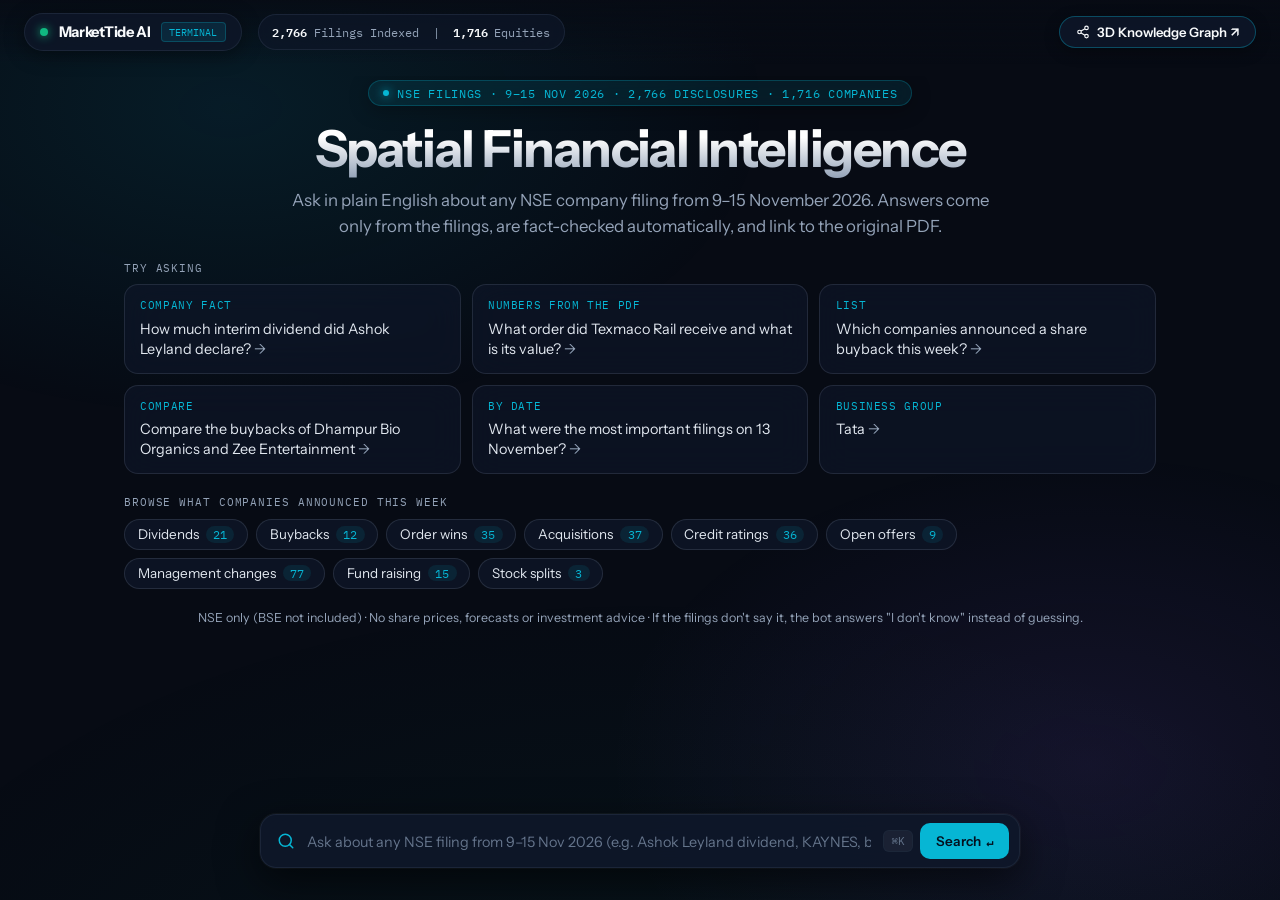
<file: chatbot/spatial_ui/index.html>
<!DOCTYPE html>
<html lang="en">
<head>
  <meta charset="utf-8">
  <meta name="viewport" content="width=device-width, initial-scale=1, viewport-fit=cover">
  <title>MarketTide AI — Executive Financial Terminal &amp; Regulatory RAG</title>
  <link rel="preconnect" href="https://fonts.googleapis.com">
  <link rel="preconnect" href="https://fonts.gstatic.com" crossorigin>
  <link href="https://fonts.googleapis.com/css2?family=IBM+Plex+Mono:wght@400;500;600&family=Instrument+Sans:wght@400;500;600;700&display=swap" rel="stylesheet">
  <script src="filings_data.js?v=2.2.0"></script>
  <script src="market-tide-bus.js"></script>
  <script>
    /* Streamlit bridge (custom component protocol, no build step).
       The page sends each search to the Streamlit Python backend (RAG + fact check) and receives the verified
       answer back. Opened outside Streamlit, the page falls back to its original in-browser search. */
    window.StreamlitBridge = (function () {
      const inStreamlit = window.parent !== window;
      let pending = null;
      let onResponse = null;
      const send = (type, data) => window.parent.postMessage(Object.assign({ isStreamlitMessage: true, type }, data), "*");
      const fitHeight = () => {
        let h = 900;
        try { h = window.parent.innerHeight; } catch (e) { /* cross-origin: keep default */ }
        send("streamlit:setFrameHeight", { height: h });
      };
      window.addEventListener("message", (event) => {
        const msg = event.data;
        if (!msg || msg.type !== "streamlit:render") return;
        const res = (msg.args || {}).response;
        if (res && pending && res.nonce === pending && onResponse) {
          pending = null;
          onResponse(res.data);
        }
      });
      if (inStreamlit) {
        send("streamlit:componentReady", { apiVersion: 1 });
        fitHeight();
        window.addEventListener("resize", fitHeight);
        try { window.parent.addEventListener("resize", fitHeight); } catch (e) { /* ignore */ }
      }
      return {
        active: inStreamlit,
        ask(query, callback) {
          pending = Date.now() + "-" + Math.random().toString(36).slice(2, 8);
          onResponse = callback;
          send("streamlit:setComponentValue", { value: { query, nonce: pending }, dataType: "json" });
        },
      };
    })();
  </script>
  <style>
    :root {
      --bg: #070b14;
      --surface: rgba(15, 23, 42, 0.75);
      --surface-elevated: rgba(15, 23, 42, 0.92);
      --border: rgba(30, 41, 59, 0.85);
      --border-focus: rgba(6, 182, 212, 0.55);
      --ink: #f8fafc;
      --muted: #94a3b8;
      --dim: #64748b;
      --cyan: #06b6d4;
      --cyan-glow: rgba(6, 182, 212, 0.25);
      --green: #10b981;
      --red: #ef4444;
      --amber: #f59e0b;
      --font-sans: 'Instrument Sans', -apple-system, BlinkMacSystemFont, sans-serif;
      --font-mono: 'IBM Plex Mono', monospace;
    }

    * {
      box-sizing: border-box;
      margin: 0;
      padding: 0;
    }

    html, body {
      width: 100%;
      height: 100%;
      overflow: hidden;
      background: var(--bg);
      color: var(--ink);
      font-family: var(--font-sans);
      -webkit-font-smoothing: antialiased;
    }

    /* Full-Bleed Centered Three.js 3D Ambient Scene */
    #canvas-container {
      position: fixed;
      inset: 0;
      width: 100vw;
      height: 100vh;
      z-index: 0;
      transition: opacity 0.65s cubic-bezier(0.16, 1, 0.3, 1),
                  filter 0.65s cubic-bezier(0.16, 1, 0.3, 1),
                  transform 0.65s cubic-bezier(0.16, 1, 0.3, 1);
      transform-origin: center center;
    }

    /* Dynamic Background Dimming Transition */
    #canvas-container.canvas-dimmed {
      opacity: 0.18;
      filter: blur(8px) brightness(0.45);
      transform: scale(0.96);
      pointer-events: none;
    }

    /* Top Executive Navigation Bar */
    .top-navbar {
      position: fixed;
      top: 0;
      left: 0;
      right: 0;
      height: 4rem;
      padding: 0 1.5rem;
      display: flex;
      justify-content: space-between;
      align-items: center;
      z-index: 40;
      background: linear-gradient(180deg, rgba(7, 11, 20, 0.85) 0%, rgba(7, 11, 20, 0) 100%);
      pointer-events: none;
    }
    .nav-brand-wrap, .nav-actions-wrap {
      pointer-events: auto;
      display: flex;
      align-items: center;
      gap: 1rem;
    }
    .brand-badge {
      display: flex;
      align-items: center;
      gap: 0.65rem;
      background: var(--surface);
      backdrop-filter: blur(24px);
      -webkit-backdrop-filter: blur(24px);
      border: 1px solid var(--border);
      padding: 0.45rem 0.95rem;
      border-radius: 9999px;
      box-shadow: 0 4px 20px rgba(0, 0, 0, 0.4);
    }
    .brand-dot {
      width: 8px;
      height: 8px;
      border-radius: 50%;
      background: var(--green);
      box-shadow: 0 0 10px var(--green);
      animation: pulseDot 2s infinite ease-in-out;
    }
    @keyframes pulseDot {
      0%, 100% { transform: scale(1); opacity: 1; }
      50% { transform: scale(1.3); opacity: 0.7; }
    }
    .brand-name {
      font-weight: 700;
      font-size: 0.92rem;
      letter-spacing: -0.02em;
    }
    .terminal-tag {
      font-family: var(--font-mono);
      font-size: 0.65rem;
      color: var(--cyan);
      background: rgba(6, 182, 212, 0.12);
      border: 1px solid rgba(6, 182, 212, 0.25);
      padding: 0.15rem 0.45rem;
      border-radius: 4px;
      text-transform: uppercase;
    }

    /* Live Filing Counter Badge */
    .counter-badge {
      font-family: var(--font-mono);
      font-size: 0.74rem;
      color: var(--muted);
      background: rgba(15, 23, 42, 0.65);
      backdrop-filter: blur(24px);
      -webkit-backdrop-filter: blur(24px);
      border: 1px solid var(--border);
      padding: 0.45rem 0.85rem;
      border-radius: 9999px;
      display: flex;
      align-items: center;
      gap: 0.4rem;
    }
    .counter-val {
      color: var(--ink);
      font-weight: 600;
    }

    /* Navigation Link to Dedicated 3D Knowledge Graph */
    .nav-kg-link {
      color: var(--ink);
      text-decoration: none;
      font-size: 0.82rem;
      font-weight: 600;
      background: rgba(15, 23, 42, 0.85);
      backdrop-filter: blur(24px);
      -webkit-backdrop-filter: blur(24px);
      border: 1px solid rgba(6, 182, 212, 0.35);
      padding: 0.45rem 1rem;
      border-radius: 9999px;
      display: inline-flex;
      align-items: center;
      gap: 0.45rem;
      transition: all 0.2s ease;
      box-shadow: 0 4px 15px rgba(0, 0, 0, 0.3);
    }
    .nav-kg-link:hover {
      background: rgba(6, 182, 212, 0.15);
      border-color: var(--cyan);
      box-shadow: 0 0 20px var(--cyan-glow);
      color: #fff;
      transform: translateY(-1px);
    }

    /* Centered Ambient Canvas Overlay Guide (Hero Label) */
    .hero-hud {
      position: fixed;
      top: 25%;
      left: 50%;
      transform: translate(-50%, -50%);
      text-align: center;
      pointer-events: none;
      z-index: 10;
      transition: opacity 0.5s ease, transform 0.5s ease;
      width: min(840px, 92vw);
    }
    .hero-hud.hidden {
      opacity: 0;
      transform: translate(-50%, -55%);
      pointer-events: none;
    }
    .hero-pill-tag {
      display: inline-flex;
      align-items: center;
      gap: 0.55rem;
      font-family: var(--font-mono);
      font-size: 0.72rem;
      color: var(--cyan);
      background: rgba(6, 182, 212, 0.1);
      border: 1px solid rgba(6, 182, 212, 0.25);
      padding: 0.28rem 0.85rem;
      border-radius: 9999px;
      margin-bottom: 0.85rem;
      backdrop-filter: blur(12px);
      text-transform: uppercase;
      letter-spacing: 0.06em;
      box-shadow: 0 4px 20px rgba(0, 0, 0, 0.3);
    }
    .hero-pulse-dot {
      width: 6px;
      height: 6px;
      border-radius: 50%;
      background: var(--cyan);
      box-shadow: 0 0 10px var(--cyan);
      animation: pulseDot 2s infinite ease-in-out;
    }
    @keyframes pulseDot {
      0%, 100% { opacity: 1; transform: scale(1); }
      50% { opacity: 0.4; transform: scale(1.4); }
    }
    .hero-title {
      font-size: clamp(2.1rem, 4.2vw, 3.2rem);
      font-weight: 700;
      letter-spacing: -0.03em;
      line-height: 1.15;
      background: linear-gradient(180deg, #ffffff 30%, #94a3b8 100%);
      -webkit-background-clip: text;
      -webkit-text-fill-color: transparent;
      margin-bottom: 0.75rem;
    }
    .hero-sub {
      font-size: clamp(0.88rem, 1.4vw, 1.05rem);
      color: var(--muted);
      max-width: 620px;
      margin: 0 auto;
      line-height: 1.55;
    }

    /* Ambient background (the 3D chart was removed; keep the same dark, softly lit look) */
    #canvas-container {
      background:
        radial-gradient(900px 520px at 18% 12%, rgba(6, 182, 212, 0.10), transparent 60%),
        radial-gradient(800px 520px at 85% 85%, rgba(139, 92, 246, 0.10), transparent 60%),
        radial-gradient(1200px 700px at 50% 120%, rgba(16, 185, 129, 0.06), transparent 70%);
    }

    /* HOME: search-first panel (example questions + browse chips) */
    .hero-hud.home-panel {
      top: 4.75rem;
      bottom: 8.25rem;
      transform: translateX(-50%);
      width: min(1040px, calc(100vw - 2.5rem));
      overflow-y: auto;
      pointer-events: auto;
      padding: 0.25rem 0.25rem 0.75rem;
      scrollbar-width: thin;
    }
    .hero-hud.home-panel.hidden {
      opacity: 0;
      transform: translate(-50%, -12px);
      pointer-events: none;
    }
    .home-panel .hero-title { margin-bottom: 0.55rem; }
    .home-panel .hero-sub { max-width: 720px; }
    .home-section-label {
      font-family: var(--font-mono);
      font-size: 0.7rem;
      letter-spacing: 0.08em;
      text-transform: uppercase;
      color: var(--muted);
      text-align: left;
      margin: 1.35rem 0 0.6rem;
    }
    .home-cards {
      display: grid;
      grid-template-columns: repeat(auto-fit, minmax(290px, 1fr));
      gap: 0.7rem;
    }
    .home-card {
      text-align: left;
      background: rgba(15, 23, 42, 0.62);
      border: 1px solid rgba(148, 163, 184, 0.16);
      border-radius: 14px;
      padding: 0.8rem 0.95rem 0.85rem;
      color: #e2e8f0;
      font-family: var(--font-sans);
      font-size: 0.9rem;
      line-height: 1.4;
      cursor: pointer;
      backdrop-filter: blur(16px);
      -webkit-backdrop-filter: blur(16px);
      transition: border-color 0.2s ease, transform 0.2s ease, background 0.2s ease;
      display: flex;
      flex-direction: column;
      gap: 0.35rem;
    }
    .home-card:hover, .home-card:focus-visible {
      border-color: rgba(6, 182, 212, 0.55);
      background: rgba(15, 23, 42, 0.82);
      transform: translateY(-2px);
      outline: none;
    }
    .home-card-tag {
      font-family: var(--font-mono);
      font-size: 0.66rem;
      letter-spacing: 0.06em;
      text-transform: uppercase;
      color: var(--cyan);
    }
    .home-card-q::after { content: "  →"; color: var(--muted); }
    .home-chips {
      display: flex;
      flex-wrap: wrap;
      gap: 0.5rem;
    }
    .home-chip {
      display: inline-flex;
      align-items: center;
      gap: 0.45rem;
      background: rgba(15, 23, 42, 0.7);
      border: 1px solid rgba(148, 163, 184, 0.18);
      border-radius: 9999px;
      padding: 0.38rem 0.8rem;
      color: #e2e8f0;
      font-family: var(--font-sans);
      font-size: 0.84rem;
      cursor: pointer;
      transition: border-color 0.2s ease, background 0.2s ease;
    }
    .home-chip:hover, .home-chip:focus-visible {
      border-color: rgba(6, 182, 212, 0.55);
      background: rgba(6, 182, 212, 0.08);
      outline: none;
    }
    .home-chip-count {
      font-family: var(--font-mono);
      font-size: 0.72rem;
      color: var(--cyan);
      background: rgba(6, 182, 212, 0.1);
      border-radius: 9999px;
      padding: 0.05rem 0.45rem;
    }
    .home-note {
      margin-top: 1.25rem;
      font-size: 0.78rem;
      color: var(--muted);
      text-align: center;
      line-height: 1.5;
    }
    @media (max-width: 640px) {
      .hero-hud.home-panel { top: 4.25rem; bottom: 7.5rem; }
      .home-cards { grid-template-columns: 1fr; }
      /* Phones: keep the logo, Knowledge Graph link and Search button on screen */
      .top-navbar { padding: 0 1rem; }
      .counter-badge, .dock-actions .kbd-shortcut { display: none; }
      .brand-badge { padding: 0.4rem 0.7rem; gap: 0.5rem; }
      .nav-kg-link { font-size: 0.75rem; padding: 0.4rem 0.65rem; }
      .bottom-search-dock { width: calc(100vw - 2rem); bottom: 1.25rem; }
    }

    /* Floating Executive Search Dock Anchored at the BOTTOM */
    /* Interactive 3D Chart Timeframe & Ticker Chips */
    .dock-chips-bar {
      display: flex;
      justify-content: space-between;
      align-items: center;
      width: 100%;
      gap: 0.5rem;
      padding: 0 0.25rem;
    }
    .timeframe-group, .ticker-group {
      display: flex;
      gap: 0.35rem;
      align-items: center;
    }
    .tf-btn {
      background: rgba(15, 23, 42, 0.7);
      backdrop-filter: blur(16px);
      -webkit-backdrop-filter: blur(16px);
      border: 1px solid rgba(148, 163, 184, 0.18);
      color: var(--muted);
      font-family: var(--font-mono);
      font-size: 0.72rem;
      font-weight: 600;
      padding: 0.22rem 0.55rem;
      border-radius: 6px;
      cursor: pointer;
      transition: all 0.2s cubic-bezier(0.16, 1, 0.3, 1);
    }
    .tf-btn:hover {
      color: #fff;
      border-color: rgba(0, 208, 156, 0.45);
      background: rgba(15, 23, 42, 0.9);
      transform: translateY(-1px);
    }
    .tf-btn.active {
      background: rgba(0, 208, 156, 0.16);
      border-color: #00d09c;
      color: #00d09c;
      box-shadow: 0 0 12px rgba(0, 208, 156, 0.25);
    }
    .ticker-btn {
      background: rgba(15, 23, 42, 0.7);
      backdrop-filter: blur(16px);
      -webkit-backdrop-filter: blur(16px);
      border: 1px solid rgba(148, 163, 184, 0.18);
      color: var(--muted);
      font-family: var(--font-mono);
      font-size: 0.72rem;
      font-weight: 600;
      padding: 0.22rem 0.65rem;
      border-radius: 6px;
      cursor: pointer;
      transition: all 0.2s cubic-bezier(0.16, 1, 0.3, 1);
    }
    .ticker-btn:hover {
      color: #fff;
      border-color: rgba(6, 182, 212, 0.45);
      background: rgba(15, 23, 42, 0.9);
      transform: translateY(-1px);
    }
    .ticker-btn.active {
      background: rgba(6, 182, 212, 0.16);
      border-color: #06b6d4;
      color: #06b6d4;
      box-shadow: 0 0 12px rgba(6, 182, 212, 0.25);
    }

    .bottom-search-dock {
      position: fixed;
      bottom: 2rem;
      left: 50%;
      transform: translateX(-50%);
      width: min(760px, calc(100vw - 3rem));
      z-index: 50;
      display: flex;
      flex-direction: column;
      gap: 0.75rem;
    }

    .dock-glass-card {
      background: var(--surface-elevated);
      backdrop-filter: blur(20px);
      -webkit-backdrop-filter: blur(20px);
      border: 1px solid var(--border);
      border-radius: 16px;
      padding: 0.5rem 0.6rem 0.5rem 1rem;
      display: flex;
      align-items: center;
      gap: 0.75rem;
      box-shadow: 0 12px 40px rgba(0, 0, 0, 0.6), 0 0 0 1px rgba(255, 255, 255, 0.05);
      transition: border-color 0.2s, box-shadow 0.2s, transform 0.2s;
    }
    .dock-glass-card:focus-within {
      border-color: var(--border-focus);
      box-shadow: 0 16px 50px rgba(0, 0, 0, 0.75), 0 0 25px var(--cyan-glow);
      transform: translateY(-2px);
    }

    .dock-search-icon {
      color: var(--cyan);
      display: flex;
      align-items: center;
      flex-shrink: 0;
    }
    .dock-input {
      flex: 1;
      min-width: 0;
      background: transparent;
      border: none;
      outline: none;
      color: var(--ink);
      font-size: 0.98rem;
      font-family: var(--font-sans);
    }
    .dock-input::placeholder {
      color: var(--dim);
      font-size: 0.9rem;
    }

    .dock-actions {
      display: flex;
      align-items: center;
      gap: 0.4rem;
      flex-shrink: 0;
    }
    .kbd-shortcut {
      font-family: var(--font-mono);
      font-size: 0.68rem;
      color: var(--dim);
      background: rgba(255, 255, 255, 0.05);
      border: 1px solid var(--border);
      padding: 0.2rem 0.45rem;
      border-radius: 6px;
    }
    .dock-submit-btn {
      background: var(--cyan);
      border: none;
      color: #04101e;
      font-weight: 600;
      font-size: 0.84rem;
      padding: 0.5rem 1rem;
      border-radius: 10px;
      cursor: pointer;
      display: flex;
      align-items: center;
      gap: 0.35rem;
      transition: all 0.2s ease;
      font-family: var(--font-sans);
    }
    .dock-submit-btn:hover {
      background: #22d3ee;
      box-shadow: 0 0 15px rgba(6, 182, 212, 0.5);
    }

    /* Micro-interaction Pulse on Search Dock */
    @keyframes dockPulse {
      0% { transform: scale(1); box-shadow: 0 12px 40px rgba(0, 0, 0, 0.6); }
      50% { transform: scale(1.02); box-shadow: 0 16px 50px rgba(6, 182, 212, 0.4), 0 0 30px rgba(6, 182, 212, 0.5); }
      100% { transform: scale(1); box-shadow: 0 12px 40px rgba(0, 0, 0, 0.6); }
    }
    .dock-glass-card.search-pulse {
      animation: dockPulse 0.4s cubic-bezier(0.34, 1.35, 0.64, 1);
    }

    /* Foreground Search Results & Filing Dossiers Overlay (R1 Animated Search Expansion) */
    #search-results-overlay {
      position: fixed;
      inset: 0;
      top: 4.5rem;
      bottom: 6.5rem;
      width: min(1180px, calc(100vw - 3rem));
      margin: 0 auto;
      z-index: 30;
      display: flex;
      flex-direction: column;
      overflow: hidden;
      transform-origin: bottom center;
      transform: scale(0.92) translateY(50px);
      opacity: 0;
      visibility: hidden;
      pointer-events: none;
      background: rgba(10, 15, 29, 0.85);
      backdrop-filter: blur(28px) saturate(180%);
      -webkit-backdrop-filter: blur(28px) saturate(180%);
      border: 1px solid rgba(30, 41, 59, 0.8);
      border-radius: 18px;
      box-shadow: 0 30px 80px -20px rgba(0, 0, 0, 0.85), 0 0 45px rgba(6, 182, 212, 0.15);
      transition: transform 0.45s cubic-bezier(0.34, 1.35, 0.64, 1), opacity 0.35s cubic-bezier(0.16, 1, 0.3, 1), visibility 0.45s;
    }
    #search-results-overlay.active {
      transform: scale(1) translateY(0);
      opacity: 1;
      visibility: visible;
      pointer-events: auto;
    }

    .results-header-bar {
      display: flex;
      justify-content: space-between;
      align-items: center;
      padding: 0.75rem 0.5rem;
      margin-bottom: 0.5rem;
      flex-shrink: 0;
    }
    .results-query-echo {
      display: flex;
      align-items: center;
      gap: 0.6rem;
      font-size: 0.88rem;
      color: var(--muted);
    }
    .results-count-pill {
      font-family: var(--font-mono);
      font-size: 0.72rem;
      color: var(--cyan);
      background: rgba(6, 182, 212, 0.12);
      border: 1px solid rgba(6, 182, 212, 0.25);
      padding: 0.2rem 0.55rem;
      border-radius: 9999px;
    }

    .close-results-btn {
      background: rgba(15, 23, 42, 0.8);
      backdrop-filter: blur(20px);
      -webkit-backdrop-filter: blur(20px);
      border: 1px solid var(--border);
      color: var(--muted);
      padding: 0.4rem 0.85rem;
      border-radius: 9999px;
      font-size: 0.78rem;
      cursor: pointer;
      display: inline-flex;
      align-items: center;
      gap: 0.4rem;
      transition: all 0.2s ease;
      font-family: var(--font-sans);
    }
    .close-results-btn:hover {
      background: rgba(239, 68, 68, 0.15);
      border-color: rgba(239, 68, 68, 0.4);
      color: #fff;
    }

    /* Scrollable Results Container */
    .results-scroll-container {
      flex: 1;
      overflow-y: auto;
      padding-right: 0.5rem;
      display: flex;
      flex-direction: column;
      gap: 1.25rem;
    }
    /* Scroll fix: flex children used to shrink to fit (and clip), so the panel never had anything to scroll. */
    .results-scroll-container > * {
      flex-shrink: 0;
    }
    .results-scroll-container::-webkit-scrollbar {
      width: 6px;
    }
    .results-scroll-container::-webkit-scrollbar-thumb {
      background: rgba(255, 255, 255, 0.15);
      border-radius: 9999px;
    }

    /* AI Executive Synthesis Card */
    .synthesis-card {
      background: rgba(15, 23, 42, 0.88);
      backdrop-filter: blur(20px);
      -webkit-backdrop-filter: blur(20px);
      border: 1px solid rgba(6, 182, 212, 0.35);
      border-radius: 14px;
      padding: 1.25rem 1.5rem;
      box-shadow: 0 10px 35px rgba(0, 0, 0, 0.5);
      display: flex;
      flex-direction: column;
      gap: 0.85rem;
    }
    .synthesis-top {
      display: flex;
      justify-content: space-between;
      align-items: center;
    }
    .synthesis-badge {
      display: inline-flex;
      align-items: center;
      gap: 0.4rem;
      font-family: var(--font-mono);
      font-size: 0.7rem;
      font-weight: 600;
      color: var(--green);
      background: rgba(16, 185, 129, 0.12);
      border: 1px solid rgba(16, 185, 129, 0.25);
      padding: 0.25rem 0.6rem;
      border-radius: 4px;
    }
    .synthesis-title {
      font-size: 1.15rem;
      font-weight: 700;
      letter-spacing: -0.02em;
      color: #fff;
    }
    .synthesis-summary {
      font-size: 0.88rem;
      line-height: 1.55;
      color: #cbd5e1;
      white-space: pre-line;   /* keep the verified answer's line breaks / bullets */
    }
    .synthesis-metrics {
      display: flex;
      gap: 0.75rem;
      flex-wrap: wrap;
    }
    .synthesis-metric-pill {
      font-family: var(--font-mono);
      font-size: 0.72rem;
      color: var(--muted);
      background: rgba(255, 255, 255, 0.04);
      border: 1px solid var(--border);
      padding: 0.3rem 0.65rem;
      border-radius: 6px;
    }

    /* Executive Financial Filings Layout (R2) */
    .dossiers-heading {
      font-size: 0.88rem;
      font-weight: 600;
      color: var(--muted);
      text-transform: uppercase;
      letter-spacing: 0.05em;
      display: flex;
      align-items: center;
      gap: 0.5rem;
      margin-top: 0.25rem;
    }
    .filings-table-container {
      background: rgba(15, 23, 42, 0.7);
      backdrop-filter: blur(24px);
      -webkit-backdrop-filter: blur(24px);
      border: 1px solid rgba(30, 41, 59, 0.8);
      border-radius: 14px;
      overflow: hidden;
      box-shadow: 0 10px 30px rgba(0, 0, 0, 0.4);
    }
    .filings-table {
      width: 100%;
      border-collapse: collapse;
      text-align: left;
      font-size: 0.85rem;
    }
    .filings-table thead {
      background: rgba(10, 15, 29, 0.85);
      border-bottom: 1px solid rgba(30, 41, 59, 0.9);
      position: sticky;
      top: 0;
      z-index: 10;
    }
    .filings-table th {
      padding: 0.85rem 1rem;
      font-family: var(--font-mono);
      font-size: 0.72rem;
      font-weight: 600;
      color: var(--muted);
      text-transform: uppercase;
      letter-spacing: 0.06em;
    }
    .filings-table tbody tr.filing-row {
      border-bottom: 1px solid rgba(30, 41, 59, 0.6);
      transition: background 0.18s ease;
      cursor: pointer;
    }
    .filings-table tbody tr.filing-row:hover {
      background: rgba(6, 182, 212, 0.07);
    }
    .filings-table tbody tr.filing-row.expanded {
      background: rgba(6, 182, 212, 0.1);
      border-bottom-color: transparent;
    }
    .filings-table td {
      padding: 0.75rem 1rem;
      vertical-align: middle;
    }
    .col-date {
      width: 13%;
      font-family: var(--font-mono);
      font-size: 0.76rem;
      color: var(--dim);
      white-space: nowrap;
    }
    .col-ticker {
      width: 10%;
    }
    .ticker-badge {
      font-family: var(--font-mono);
      font-weight: 600;
      font-size: 0.78rem;
      color: var(--cyan);
      background: rgba(6, 182, 212, 0.12);
      border: 1px solid rgba(6, 182, 212, 0.3);
      padding: 0.2rem 0.5rem;
      border-radius: 4px;
      display: inline-block;
      letter-spacing: 0.03em;
    }
    .col-company {
      width: 22%;
      font-family: var(--font-sans);
      font-weight: 600;
      font-size: 0.88rem;
      color: #ffffff;
      white-space: nowrap;
      overflow: hidden;
      text-overflow: ellipsis;
      max-width: 200px;
    }
    .col-category {
      width: 14%;
    }
    .category-badge {
      font-family: var(--font-sans);
      font-size: 0.72rem;
      font-weight: 500;
      padding: 0.2rem 0.55rem;
      border-radius: 9999px;
      display: inline-flex;
      align-items: center;
      gap: 0.3rem;
      white-space: nowrap;
    }
    .category-results {
      background: rgba(16, 185, 129, 0.12);
      color: #34d399;
      border: 1px solid rgba(16, 185, 129, 0.25);
    }
    .category-dividend, .category-buyback {
      background: rgba(245, 158, 11, 0.12);
      color: #fbbf24;
      border: 1px solid rgba(245, 158, 11, 0.25);
    }
    .category-investor_meet, .category-board_meeting {
      background: rgba(6, 182, 212, 0.12);
      color: #22d3ee;
      border: 1px solid rgba(6, 182, 212, 0.25);
    }
    .category-acquisition, .category-order, .category-management {
      background: rgba(139, 92, 246, 0.12);
      color: #a78bfa;
      border: 1px solid rgba(139, 92, 246, 0.25);
    }
    .category-general {
      background: rgba(148, 163, 184, 0.12);
      color: #cbd5e1;
      border: 1px solid rgba(148, 163, 184, 0.25);
    }
    .col-headline {
      width: 31%;
      font-family: var(--font-sans);
      font-size: 0.84rem;
      color: var(--muted);
      line-height: 1.4;
    }
    .headline-text {
      display: -webkit-box;
      -webkit-line-clamp: 2;
      -webkit-box-orient: vertical;
      overflow: hidden;
      color: #e2e8f0;
    }
    .col-action {
      width: 10%;
      text-align: right;
      white-space: nowrap;
    }
    .filing-pdf-btn {
      font-family: var(--font-mono);
      font-size: 0.72rem;
      color: var(--cyan);
      background: rgba(6, 182, 212, 0.1);
      border: 1px solid rgba(6, 182, 212, 0.3);
      padding: 0.25rem 0.6rem;
      border-radius: 6px;
      text-decoration: none;
      display: inline-flex;
      align-items: center;
      gap: 0.25rem;
      transition: all 0.2s ease;
    }
    .filing-pdf-btn:hover {
      background: var(--cyan);
      color: #04101e;
      box-shadow: 0 0 12px rgba(6, 182, 212, 0.4);
    }
    .filing-expand-row td {
      padding: 0;
      border-bottom: 1px solid rgba(30, 41, 59, 0.8);
      background: rgba(10, 15, 29, 0.75);
    }
    .detail-drawer {
      padding: 1.25rem 1.5rem;
      display: flex;
      flex-direction: column;
      gap: 0.9rem;
      border-left: 3px solid var(--cyan);
    }
    .detail-drawer-header {
      display: flex;
      justify-content: space-between;
      align-items: center;
      font-family: var(--font-mono);
      font-size: 0.75rem;
      color: var(--muted);
    }
    .detail-drawer-desc {
      font-family: var(--font-sans);
      font-size: 0.9rem;
      color: #cbd5e1;
      line-height: 1.6;
      background: rgba(15, 23, 42, 0.6);
      padding: 0.9rem 1.1rem;
      border-radius: 8px;
      border: 1px solid rgba(30, 41, 59, 0.6);
    }
    .detail-drawer-meta {
      display: flex;
      flex-wrap: wrap;
      gap: 1.5rem;
      font-family: var(--font-mono);
      font-size: 0.72rem;
      color: var(--dim);
    }
    .detail-meta-item strong {
      color: var(--ink);
    }
  </style>
</head>
<body>

  <!-- Full-Bleed Centered Three.js 3D Ambient Scene Container -->
  <div id="canvas-container"></div>

  <!-- Top Executive Navigation Bar -->
  <header class="top-navbar">
    <div class="nav-brand-wrap">
      <div class="brand-badge" role="button" tabindex="0" title="Home" style="cursor:pointer"
           onclick="goHome()" onkeydown="if (event.key === 'Enter' || event.key === ' ') { event.preventDefault(); goHome(); }">
        <div class="brand-dot"></div>
        <span class="brand-name">MarketTide AI</span>
        <span class="terminal-tag">Terminal</span>
      </div>
      <div class="counter-badge" id="filing-counter-badge">
        <span class="counter-val" id="counter-filings">2,766</span> Filings Indexed &nbsp;|&nbsp; <span class="counter-val" id="counter-equities">1,716</span> Equities
      </div>
    </div>

    <div class="nav-actions-wrap">
      <a href="knowledge-graph.html" class="nav-kg-link">
        <svg width="14" height="14" viewBox="0 0 24 24" fill="none" stroke="currentColor" stroke-width="2">
          <circle cx="18" cy="5" r="3"></circle>
          <circle cx="6" cy="12" r="3"></circle>
          <circle cx="18" cy="19" r="3"></circle>
          <line x1="8.59" y1="13.51" x2="15.42" y2="17.49"></line>
          <line x1="15.41" y1="6.51" x2="8.59" y2="10.49"></line>
        </svg>
        3D Knowledge Graph ↗
      </a>
    </div>
  </header>

  <!-- Ambient Hero Label -->
  <section class="hero-hud home-panel" id="hero-hud">
    <div class="hero-pill-tag">
      <span class="hero-pulse-dot"></span>
      <span id="home-coverage">NSE filings · 9–15 Nov 2026 · 2,766 disclosures · 1,716 companies</span>
    </div>
    <h1 class="hero-title">Spatial Financial Intelligence</h1>
    <p class="hero-sub">Ask in plain English about any NSE company filing from 9–15 November 2026. Answers come only
      from the filings, are fact-checked automatically, and link to the original PDF.</p>

    <div class="home-section-label">Try asking</div>
    <div class="home-cards" id="home-cards"></div>

    <div class="home-section-label">Browse what companies announced this week</div>
    <div class="home-chips" id="home-chips"></div>

    <p class="home-note">NSE only (BSE not included) · No share prices, forecasts or investment advice ·
      If the filings don't say it, the bot answers "I don't know" instead of guessing.</p>
  </section>

  <!-- Floating Executive Search Dock Anchored at the BOTTOM of the Viewport -->
  <section class="bottom-search-dock" id="bottom-search-dock">
    <div class="dock-glass-card">
      <div class="dock-search-icon">
        <svg width="18" height="18" viewBox="0 0 24 24" fill="none" stroke="currentColor" stroke-width="2" stroke-linecap="round" stroke-linejoin="round">
          <circle cx="11" cy="11" r="8"></circle>
          <line x1="21" y1="21" x2="16.65" y2="16.65"></line>
        </svg>
      </div>
      <input type="text" id="terminal-search-input" class="dock-input" placeholder="Ask about any NSE filing from 9–15 Nov 2026 (e.g. Ashok Leyland dividend, KAYNES, buybacks)..." autocomplete="off" spellcheck="false">
      <div class="dock-actions">
        <span class="kbd-shortcut">⌘K</span>
        <button class="dock-submit-btn" id="dock-submit-btn" onclick="executeSearch()">
          Search <span style="font-family:var(--font-mono); font-size:0.75rem">↵</span>
        </button>
      </div>
    </div>
  </section>

  <!-- Foreground Search Results & Filing Dossiers Overlay -->
  <main id="search-results-overlay">
    <div class="results-header-bar">
      <div class="results-query-echo">
        <span>Query: <strong id="res-query-text" style="color:#fff"></strong></span>
        <span class="results-count-pill" id="res-count-pill">0 Filings</span>
      </div>
      <button class="close-results-btn" onclick="closeSearchResults()">
        ✕ Back to 3D View <span class="kbd-shortcut" style="padding:0.1rem 0.35rem">Esc</span>
      </button>
    </div>

    <div class="results-scroll-container">
      <!-- AI Executive Synthesis Card -->
      <section class="synthesis-card" id="synthesis-card">
        <div class="synthesis-top">
          <div class="synthesis-badge">
            <svg width="10" height="10" viewBox="0 0 24 24" fill="none" stroke="currentColor" stroke-width="3">
              <polyline points="20 6 9 17 4 12"></polyline>
            </svg>
            SEBI REGULATION 30 SYNTHESIS
          </div>
          <div class="synthesis-metrics">
            <span class="synthesis-metric-pill" id="synthesis-entities">0 Equities</span>
            <span class="synthesis-metric-pill" id="synthesis-score">Avg Score: --</span>
          </div>
        </div>
        <h2 class="synthesis-title" id="synthesis-title">Executive Disclosures Dossier</h2>
        <p class="synthesis-summary" id="synthesis-summary">Synthesizing verified disclosures...</p>
      </section>

      <!-- Matching Executive Financial Filings Table (R2) -->
      <div class="dossiers-heading">
        <span>Verified Corporate Statutory Filings</span>
      </div>
      <div class="filings-table-container" id="dossiers-grid">
        <table class="filings-table">
          <thead>
            <tr>
              <th class="col-date">Date / Time</th>
              <th class="col-ticker">Ticker</th>
              <th class="col-company">Company Name</th>
              <th class="col-category">Category</th>
              <th class="col-headline">Headline</th>
              <th class="col-action">Filing</th>
            </tr>
          </thead>
          <tbody id="filings-table-body">
            <!-- Dynamically populated rows -->
          </tbody>
        </table>
      </div>
    </div>
  </main>

  <script>
    // ---------------------------------------------------------------------------
    // PAGE ELEMENTS
    // ---------------------------------------------------------------------------
    const canvasContainer = document.getElementById('canvas-container');
    const heroHud = document.getElementById('hero-hud');
    const searchOverlay = document.getElementById('search-results-overlay');
    const searchInput = document.getElementById('terminal-search-input');

    // ---------------------------------------------------------------------------
    // HOME: search-first panel. Example questions + "browse" chips, with counts taken from the 2,766 filings.
    // (The decorative 3D chart was removed: it did not help anyone ask a question.)
    // ---------------------------------------------------------------------------
    const HOME_EXAMPLES = [
      { tag: 'Company fact', q: 'How much interim dividend did Ashok Leyland declare?' },
      { tag: 'Numbers from the PDF', q: 'What order did Texmaco Rail receive and what is its value?' },
      { tag: 'List', q: 'Which companies announced a share buyback this week?' },
      { tag: 'Compare', q: 'Compare the buybacks of Dhampur Bio Organics and Zee Entertainment' },
      { tag: 'By date', q: 'What were the most important filings on 13 November?' },
      { tag: 'Business group', q: 'Tata' },
    ];
    const HOME_CATEGORIES = [
      { tags: ['Dividend'], label: 'Dividends', q: 'Which companies declared a dividend this week?' },
      { tags: ['Buyback'], label: 'Buybacks', q: 'Which companies announced a share buyback this week?' },
      { tags: ['Order'], label: 'Order wins', q: 'Which companies received new orders or contracts?' },
      { tags: ['Acquisition'], label: 'Acquisitions', q: 'Which companies announced an acquisition this week?' },
      { tags: ['Ratings Update'], label: 'Credit ratings', q: 'Show me credit rating updates this week' },
      { tags: ['Open Offer'], label: 'Open offers', q: 'Which companies announced an open offer?' },
      { tags: ['Change In Management'], label: 'Management changes', q: 'Which companies announced management changes this week?' },
      { tags: ['Fund Raising'], label: 'Fund raising', q: 'Which companies announced fund raising this week?' },
      { tags: ['Split'], label: 'Stock splits', q: 'Which companies announced a stock split?' },
    ];

    function askQuestion(q) {
      searchInput.value = q;
      executeSearch();
    }

    function renderHome() {
      const filings = (window.MarketTideFilings && window.MarketTideFilings.getAllFilings)
        ? window.MarketTideFilings.getAllFilings() : (window.RAW_FILINGS_DATA || []);
      const cards = document.getElementById('home-cards');
      cards.innerHTML = '';
      HOME_EXAMPLES.forEach(({ tag, q }) => {
        const b = document.createElement('button');
        b.type = 'button';
        b.className = 'home-card';
        b.innerHTML = `<span class="home-card-tag">${escapeHtml(tag)}</span><span class="home-card-q">${escapeHtml(q)}</span>`;
        b.addEventListener('click', () => askQuestion(q));
        cards.appendChild(b);
      });
      const chips = document.getElementById('home-chips');
      chips.innerHTML = '';
      HOME_CATEGORIES.forEach(({ tags, label, q }) => {
        const n = filings.filter((f) => tags.includes(f.tag)).length;
        const b = document.createElement('button');
        b.type = 'button';
        b.className = 'home-chip';
        b.title = q;
        b.innerHTML = `${escapeHtml(label)} <span class="home-chip-count">${n.toLocaleString('en-IN')}</span>`;
        b.addEventListener('click', () => askQuestion(q));
        chips.appendChild(b);
      });
      if (filings.length && window.MarketTideFilings) {
        const companies = window.MarketTideFilings.getUniqueEquitiesCount();
        document.getElementById('home-coverage').textContent =
          `NSE filings · 9–15 Nov 2026 · ${filings.length.toLocaleString('en-IN')} disclosures · ${companies.toLocaleString('en-IN')} companies`;
      }
    }
    window.addEventListener('DOMContentLoaded', renderHome);
    if (document.readyState !== 'loading') renderHome();

    // ---------------------------------------------------------------------------
    // SEARCH & DYNAMIC BACKGROUND DIMMING TRANSITIONS
    // ---------------------------------------------------------------------------
    function executeSearch() {
      const q = searchInput.value.trim();
      if (!q) return;

      // Micro-interaction pulse on search dock
      const dockCard = document.querySelector('.dock-glass-card');
      if (dockCard) {
        dockCard.classList.remove('search-pulse');
        void dockCard.offsetWidth; // trigger reflow
        dockCard.classList.add('search-pulse');
      }

      // 1. Dynamic background transition: apply .canvas-dimmed class
      // 3D scene continues running smoothly at 60fps in background!
      canvasContainer.classList.add('canvas-dimmed');
      heroHud.classList.add('hidden');

      // 2. Inside Streamlit: ask the Python RAG backend. The panel opens straight away with its usual
      //    "Synthesizing verified disclosures..." state and fills in when the fact-checked answer arrives.
      if (window.StreamlitBridge && window.StreamlitBridge.active) {
        renderSearchResults({
          query: q, totalMatches: "…", results: [],
          synthesis: { title: "Executive Disclosures Dossier", summary: "Synthesizing verified disclosures...", highlights: [] }
        });
        document.getElementById('filings-table-body').innerHTML = "";
        searchOverlay.classList.add('active');
        window.StreamlitBridge.ask(q, (data) => {
          renderSearchResults(data);
          const scroller = document.querySelector('.results-scroll-container');
          if (scroller) scroller.scrollTop = 0;
          if (window.MarketTideBus) {
            window.MarketTideBus.emit('market-tide:scene-action', {
              action: 'SEARCH_SUBMITTED', query: q, matches: data.totalMatches, timestamp: Date.now()
            });
          }
        });
        return;
      }

      // 2b. Standalone (opened without Streamlit): original in-browser search over the 2,766 filings
      let searchData = null;
      if (window.MarketTideFilings) {
        searchData = window.MarketTideFilings.search(q, { limit: 60 });
      } else {
        searchData = {
          query: q,
          results: [],
          totalMatches: 0,
          synthesis: {
            title: "MarketTide Filings Engine Initializing",
            summary: "Indexed filing engine is active.",
            highlights: []
          }
        };
      }

      // 3. Render foreground search results overlay
      renderSearchResults(searchData);

      // 4. Reveal overlay with upward spring transition
      searchOverlay.classList.add('active');

      // 5. Emit event on MarketTideBus if available
      if (window.MarketTideBus) {
        window.MarketTideBus.emit('market-tide:scene-action', {
          action: 'SEARCH_SUBMITTED',
          query: q,
          matches: searchData.totalMatches,
          timestamp: Date.now()
        });
      }
    }
    // Navbar "MarketTide AI Terminal" button: back to the home view
    function goHome() {
      closeSearchResults();
      searchInput.value = '';
      const panel = document.getElementById('hero-hud');
      if (panel) panel.scrollTop = 0;
    }

    function closeSearchResults() {
      // Restore 3D Canvas prominence and retract overlay into bottom dock
      canvasContainer.classList.remove('canvas-dimmed');
      heroHud.classList.remove('hidden');
      searchOverlay.classList.remove('active');
    }

    function toggleFilingExpand(id) {
      const expandRow = document.getElementById(`expand-${id}`);
      const parentRow = document.getElementById(`row-${id}`);
      if (!expandRow) return;
      const isVisible = expandRow.style.display !== 'none';
      expandRow.style.display = isVisible ? 'none' : 'table-row';
      if (parentRow) {
        if (isVisible) {
          parentRow.classList.remove('expanded');
        } else {
          parentRow.classList.add('expanded');
        }
      }
    }

    function escapeHtml(str) {
      if (!str) return '';
      return String(str)
        .replace(/&/g, '&amp;')
        .replace(/</g, '&lt;')
        .replace(/>/g, '&gt;')
        .replace(/"/g, '&quot;')
        .replace(/'/g, '&#039;');
    }

    function renderSearchResults(data) {
      document.getElementById('res-query-text').innerText = data.query;
      document.getElementById('res-count-pill').innerText = `${data.totalMatches} Filings Located`;

      // Synthesis Card
      const synth = data.synthesis;
      if (synth) {
        document.getElementById('synthesis-title').innerText = synth.title || "Regulatory Synthesis";
        document.getElementById('synthesis-summary').innerText = synth.summary || "No disclosures located.";
        document.getElementById('synthesis-entities').innerText = `${synth.entitiesCount || (data.matchedTicker ? 1 : 0)} Equities`;
        document.getElementById('synthesis-score').innerText = `Avg Score: ${synth.avgImportance || '--'}/100`;
      }

      // Executive Filings Table Body
      const tbody = document.getElementById('filings-table-body');
      if (data.results && data.results.length > 0) {
        tbody.innerHTML = data.results.map(f => {
          const categoryClass = `category-${(f.tag || 'general').toLowerCase()}`;
          return `
            <tr class="filing-row" id="row-${f.id}" onclick="toggleFilingExpand('${f.id}')">
              <td class="col-date">${f.date} <span style="opacity:0.6">${f.time || ''}</span></td>
              <td class="col-ticker"><span class="ticker-badge">${f.ticker}</span></td>
              <td class="col-company" title="${escapeHtml(f.company)}">${escapeHtml(f.company)}</td>
              <td class="col-category"><span class="category-badge ${categoryClass}">${escapeHtml(f.category_human || f.tag || f.category)}</span></td>
              <td class="col-headline"><div class="headline-text">${escapeHtml(f.headline)}</div></td>
              <td class="col-action">
                <a href="${f.pdf_url}" target="_blank" rel="noopener noreferrer" class="filing-pdf-btn" onclick="event.stopPropagation()">
                  PDF ↗
                </a>
              </td>
            </tr>
            <tr class="filing-expand-row" id="expand-${f.id}" style="display: none;">
              <td colspan="6">
                <div class="detail-drawer">
                  <div class="detail-drawer-header">
                    <span>SEBI REGULATION 30 REPORTING METADATA</span>
                    <span>DISCLOSURE ID: NSE-REG30-${f.id}</span>
                  </div>
                  <div class="detail-drawer-desc">
                    ${escapeHtml(f.description)}
                  </div>
                  <div class="detail-drawer-meta">
                    <div class="detail-meta-item">Status: <strong>Verified Regulatory Disclosure</strong></div>
                    <div class="detail-meta-item">Importance Score: <strong>${f.importance_score} / 100</strong></div>
                    <div class="detail-meta-item">Official Filing: <a href="${f.pdf_url}" target="_blank" rel="noopener noreferrer" style="color:var(--cyan); text-decoration:none;">Download NSE PDF ↗</a></div>
                  </div>
                </div>
              </td>
            </tr>
          `;
        }).join('');
      } else {
        const title = (data.synthesis && data.synthesis.title) ? data.synthesis.title : "No Statutory Disclosures Located";
        const summary = (data.synthesis && data.synthesis.summary) ? data.synthesis.summary : `No regulatory filings found matching "${data.query}".`;
        tbody.innerHTML = `
          <tr>
            <td colspan="6" style="padding: 3rem 1.5rem; text-align: center; color: var(--muted); background: rgba(15,23,42,0.4);">
              <div style="font-size: 1.05rem; font-weight: 600; color: #fff; margin-bottom: 0.5rem;">${title}</div>
              <div style="max-width: 620px; margin: 0 auto; line-height: 1.6; color: #94a3b8;">${summary}</div>
            </td>
          </tr>
        `;
      }
    }

    // ---------------------------------------------------------------------------
    // KEYBOARD SHORTCUTS & INITIALIZATION
    // ---------------------------------------------------------------------------
    searchInput.addEventListener('keydown', (e) => {
      if (e.key === 'Enter') {
        executeSearch();
      }
    });

    window.addEventListener('keydown', (e) => {
      // ⌘K or / to focus search
      if ((e.metaKey || e.ctrlKey) && e.key.toLowerCase() === 'k') {
        e.preventDefault();
        searchInput.focus();
        searchInput.select();
      } else if (e.key === '/' && document.activeElement !== searchInput) {
        e.preventDefault();
        searchInput.focus();
      } else if (e.key === 'Escape') {
        closeSearchResults();
      }
    });

    // Update Live Filing Counter from Dataset Engine
    window.addEventListener('DOMContentLoaded', () => {
      if (window.MarketTideFilings) {
        const filingsCount = window.MarketTideFilings.getFilingsCount();
        const equitiesCount = window.MarketTideFilings.getUniqueEquitiesCount();
        const fEl = document.getElementById('counter-filings');
        const eEl = document.getElementById('counter-equities');
        if (fEl) fEl.innerText = filingsCount.toLocaleString();
        if (eEl) eEl.innerText = equitiesCount.toLocaleString();
      }
    });
  </script>
</body>
</html>
</file>
